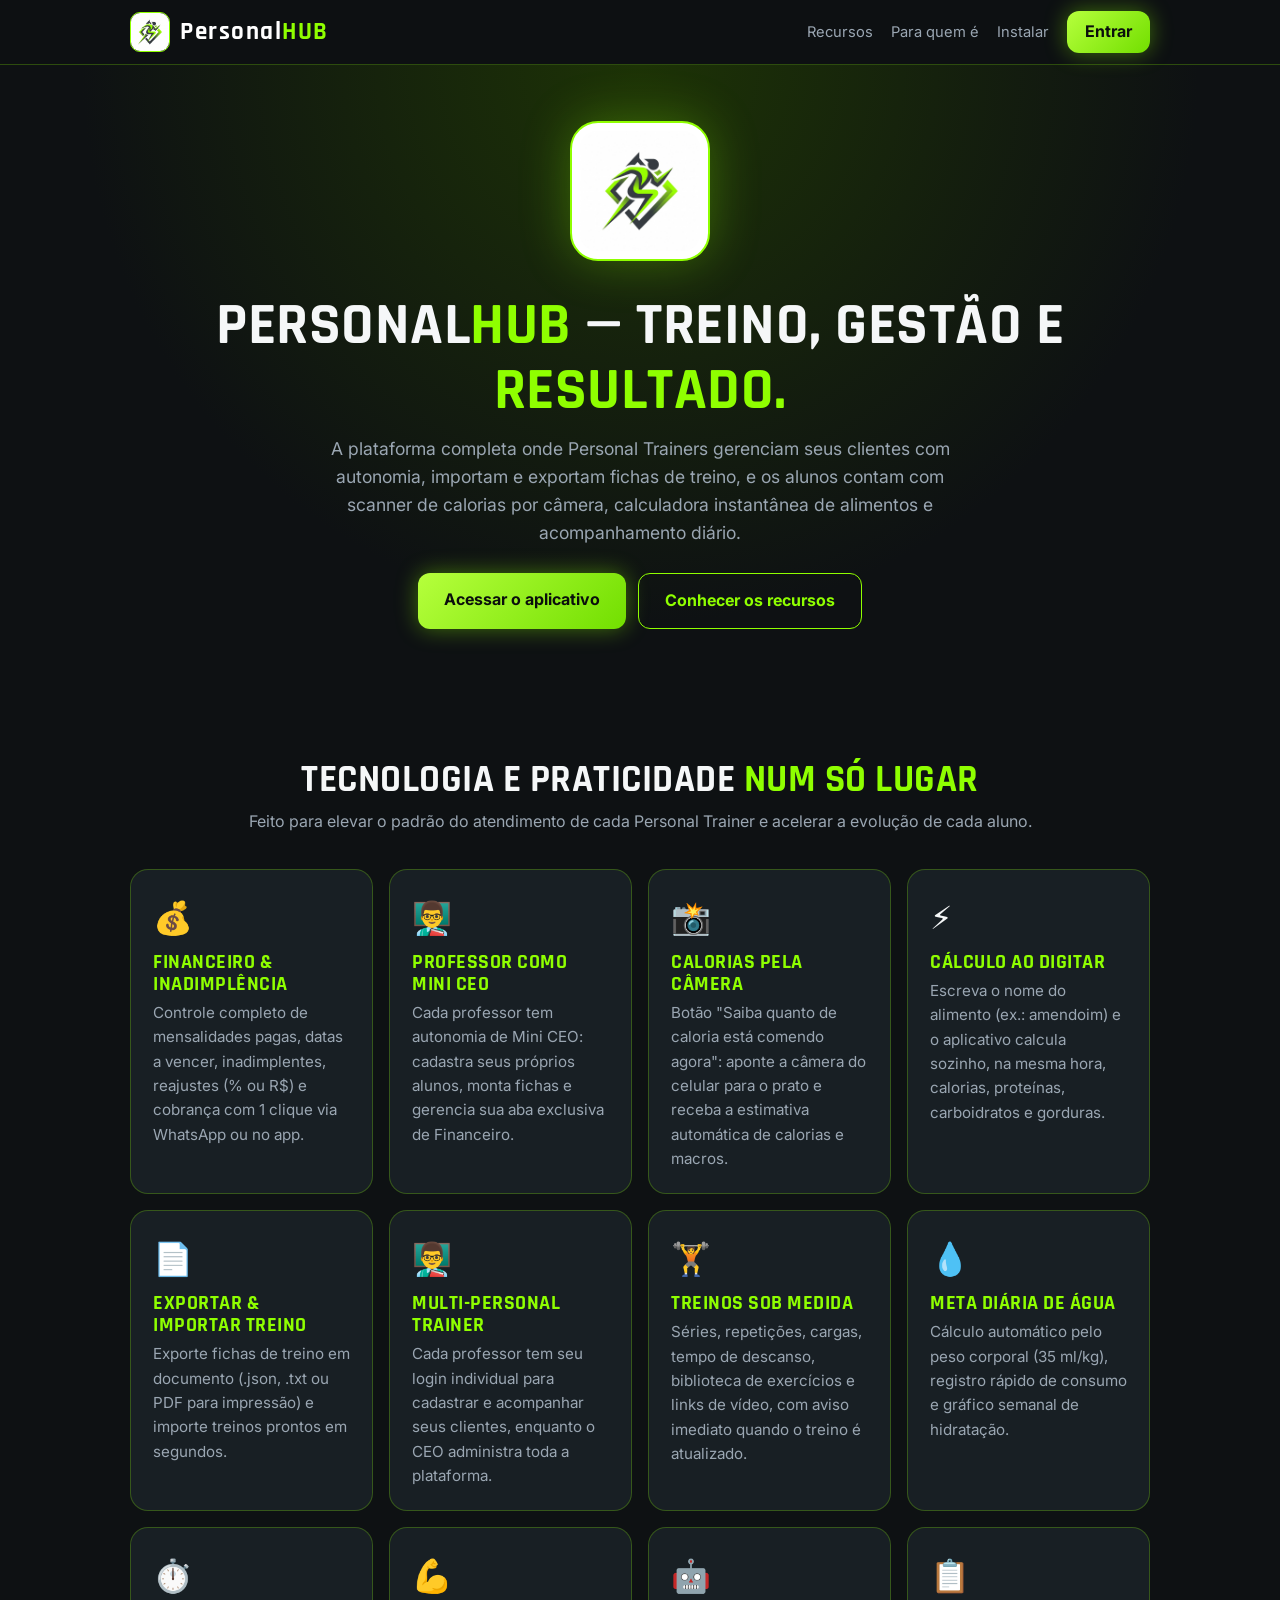
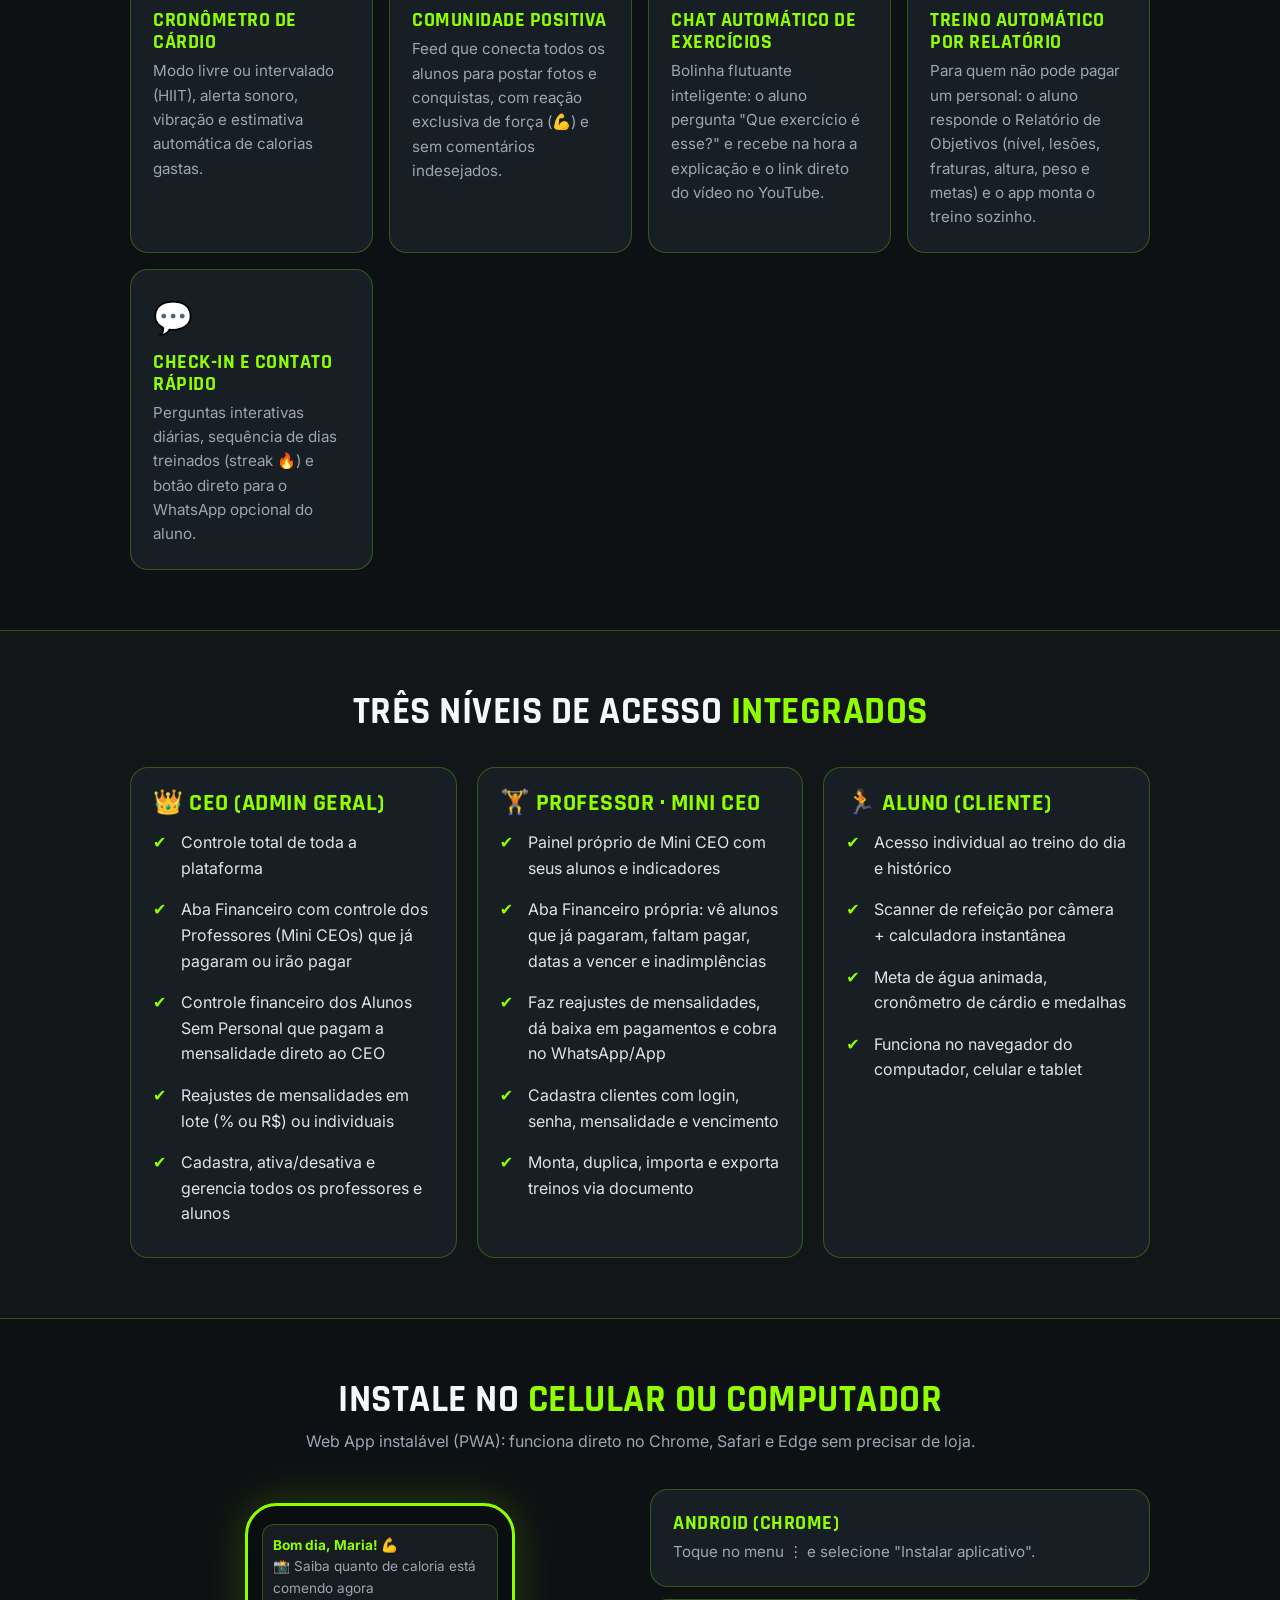
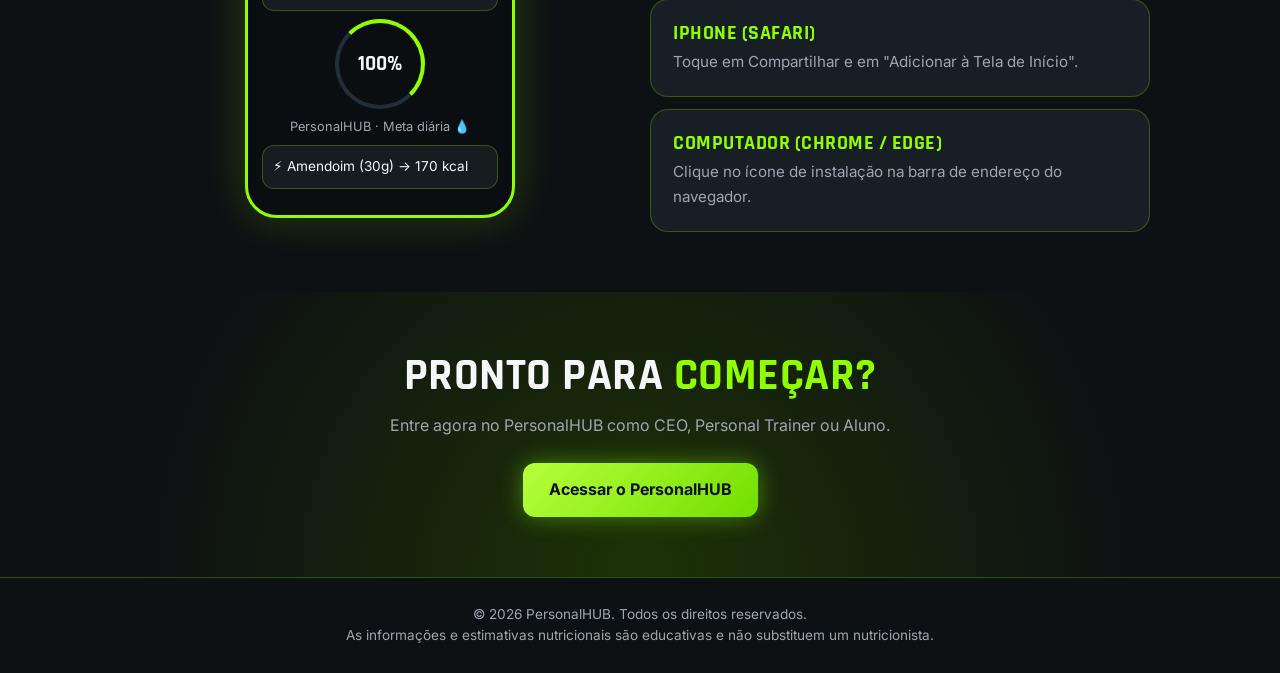
<file: apresentacao.html>
<!DOCTYPE html>
<html lang="pt-BR">
<head>
<meta charset="UTF-8">
<meta name="viewport" content="width=device-width, initial-scale=1">
<title>PersonalHUB — Plataforma para Personal Trainers e Alunos</title>
<meta name="description" content="A plataforma completa onde Personal Trainers gerenciam seus clientes, exportam e importam treinos, e alunos contam com scanner de calorias por câmera e acompanhamento diário.">
<meta name="theme-color" content="#0E1113">
<link rel="icon" href="icons/icon-192.png">
<link href="https://fonts.googleapis.com/css2?family=Inter:wght@400;500;600;700&family=Rajdhani:wght@600;700&display=swap" rel="stylesheet">
<style>
:root{--gold:#8FFF00;--yel:#B6FF3C;--bg:#0E1113;--card:#181F24;--mut:#9AA6B2;--line:rgba(143,255,0,.25);--grad:linear-gradient(135deg,#B6FF3C,#72DF00)}
*{box-sizing:border-box;margin:0}
html{scroll-behavior:smooth}
body{background:var(--bg);color:#F5F7F8;font-family:Inter,system-ui,sans-serif;line-height:1.6}
h1,h2,h3{font-family:Rajdhani,sans-serif;text-transform:uppercase;letter-spacing:.5px;line-height:1.1}
.wrap{max-width:1060px;margin:0 auto;padding:0 20px}
nav{position:sticky;top:0;z-index:10;background:rgba(14,17,19,.92);backdrop-filter:blur(8px);border-bottom:1px solid var(--line)}
nav .wrap{display:flex;align-items:center;justify-content:space-between;height:64px}
.brand-nav{display:flex;align-items:center;gap:10px;text-decoration:none}
.brand-nav img{width:40px;height:40px;border-radius:10px;background:#fff;border:1.5px solid var(--gold)}
.brand-nav b{font:700 1.55rem Rajdhani;color:#fff;letter-spacing:1.5px}
.brand-nav b span{color:var(--gold)}
nav a.l{color:var(--mut);text-decoration:none;margin-left:18px;font-size:.92rem}
nav a.l:hover{color:var(--gold)}
.btn{display:inline-block;background:var(--grad);color:#0b0f0c;font-weight:700;padding:14px 26px;border-radius:12px;text-decoration:none;box-shadow:0 0 22px rgba(143,255,0,.4);transition:.2s}
.btn:hover{transform:translateY(-2px);box-shadow:0 0 32px rgba(182,255,60,.6)}
.btn.o{background:none;color:var(--gold);border:1px solid var(--gold);box-shadow:none}
.hero{text-align:center;padding:56px 0 70px;background:radial-gradient(circle at 50% 0,#1d3306,var(--bg) 62%)}
.hero img{width:140px;height:140px;object-fit:contain;background:#fff;padding:8px;border-radius:28px;border:2px solid var(--gold);box-shadow:0 0 50px rgba(143,255,0,.3)}
.hero h1{font-size:clamp(2.1rem,6vw,3.7rem);margin:24px 0 12px}
.hero h1 span,.gold{color:var(--gold)}
.hero p{color:var(--mut);max-width:670px;margin:0 auto 26px;font-size:1.1rem}
.row{display:flex;gap:12px;justify-content:center;flex-wrap:wrap}
section{padding:60px 0}
.t{text-align:center;margin-bottom:34px}
.t h2{font-size:clamp(1.7rem,4vw,2.4rem)}
.t p{color:var(--mut);margin-top:8px}
.grid{display:grid;gap:16px;grid-template-columns:repeat(auto-fit,minmax(240px,1fr))}
.card{background:var(--card);border:1px solid var(--line);border-radius:18px;padding:22px;transition:.2s}
.card:hover{border-color:var(--gold);transform:translateY(-3px)}
.card .i{font-size:2rem;margin-bottom:8px}
.card h3{font-size:1.25rem;color:var(--gold);margin-bottom:6px}
.card p{color:var(--mut);font-size:.95rem}
.alt{background:#121619;border-block:1px solid var(--line)}
.two{display:grid;gap:20px;grid-template-columns:repeat(auto-fit,minmax(290px,1fr))}
.two ul{list-style:none;padding:0}
.two li{padding:8px 0 8px 28px;position:relative;color:#dde3e8}
.two li::before{content:"✔";position:absolute;left:0;color:var(--gold);font-weight:700}
.steps{counter-reset:s}
.step{position:relative;padding-top:54px}
.step::before{counter-increment:s;content:counter(s);position:absolute;top:0;left:22px;width:38px;height:38px;border-radius:50%;background:var(--grad);color:#0b0f0c;display:grid;place-items:center;font:700 1.3rem Rajdhani}
.phone{max-width:270px;margin:0 auto;border:3px solid var(--gold);border-radius:32px;padding:18px 14px;background:#0b0e10;box-shadow:0 0 40px rgba(143,255,0,.2)}
.phone .b{background:#161c20;border:1px solid var(--line);border-radius:12px;padding:10px;margin-bottom:8px;font-size:.85rem}
.phone .ring{width:90px;height:90px;border-radius:50%;margin:8px auto;border:4px solid #1f2d3d;border-top-color:#8FFF00;border-right-color:#8FFF00;display:grid;place-items:center;font:700 1.3rem Rajdhani}
.cta{text-align:center;background:radial-gradient(circle at 50% 100%,#1d3306,var(--bg) 70%)}
.cta h2{font-size:clamp(1.8rem,5vw,2.8rem);margin-bottom:12px}
footer{padding:26px 0;text-align:center;color:var(--mut);font-size:.85rem;border-top:1px solid var(--line)}
@media(max-width:640px){nav a.l{display:none}}
</style>
</head>
<body>
<nav><div class="wrap">
  <a class="brand-nav" href="index.html"><img src="logo.jpg" alt="PersonalHUB"><b>Personal<span>HUB</span></b></a>
  <div><a class="l" href="#recursos">Recursos</a><a class="l" href="#perfis">Para quem é</a><a class="l" href="#instalar">Instalar</a> <a class="btn" style="padding:8px 18px;margin-left:14px" href="index.html">Entrar</a></div>
</div></nav>

<header class="hero"><div class="wrap">
  <img src="logo.jpg" alt="PersonalHUB">
  <h1>Personal<span>HUB</span> — Treino, Gestão e <span>Resultado.</span></h1>
  <p>A plataforma completa onde Personal Trainers gerenciam seus clientes com autonomia, importam e exportam fichas de treino, e os alunos contam com scanner de calorias por câmera, calculadora instantânea de alimentos e acompanhamento diário.</p>
  <div class="row"><a class="btn" href="index.html">Acessar o aplicativo</a><a class="btn o" href="#recursos">Conhecer os recursos</a></div>
</div></header>

<section id="recursos"><div class="wrap">
  <div class="t"><h2>Tecnologia e praticidade <span class="gold">num só lugar</span></h2><p>Feito para elevar o padrão do atendimento de cada Personal Trainer e acelerar a evolução de cada aluno.</p></div>
  <div class="grid">
    <div class="card"><div class="i">💰</div><h3>Financeiro & Inadimplência</h3><p>Controle completo de mensalidades pagas, datas a vencer, inadimplentes, reajustes (% ou R$) e cobrança com 1 clique via WhatsApp ou no app.</p></div>
    <div class="card"><div class="i">👨‍🏫</div><h3>Professor como Mini CEO</h3><p>Cada professor tem autonomia de Mini CEO: cadastra seus próprios alunos, monta fichas e gerencia sua aba exclusiva de Financeiro.</p></div>
    <div class="card"><div class="i">📸</div><h3>Calorias pela câmera</h3><p>Botão "Saiba quanto de caloria está comendo agora": aponte a câmera do celular para o prato e receba a estimativa automática de calorias e macros.</p></div>
    <div class="card"><div class="i">⚡</div><h3>Cálculo ao digitar</h3><p>Escreva o nome do alimento (ex.: amendoim) e o aplicativo calcula sozinho, na mesma hora, calorias, proteínas, carboidratos e gorduras.</p></div>
    <div class="card"><div class="i">📄</div><h3>Exportar & Importar treino</h3><p>Exporte fichas de treino em documento (.json, .txt ou PDF para impressão) e importe treinos prontos em segundos.</p></div>
    <div class="card"><div class="i">👨‍🏫</div><h3>Multi-Personal Trainer</h3><p>Cada professor tem seu login individual para cadastrar e acompanhar seus clientes, enquanto o CEO administra toda a plataforma.</p></div>
    <div class="card"><div class="i">🏋️</div><h3>Treinos sob medida</h3><p>Séries, repetições, cargas, tempo de descanso, biblioteca de exercícios e links de vídeo, com aviso imediato quando o treino é atualizado.</p></div>
    <div class="card"><div class="i">💧</div><h3>Meta diária de água</h3><p>Cálculo automático pelo peso corporal (35 ml/kg), registro rápido de consumo e gráfico semanal de hidratação.</p></div>
    <div class="card"><div class="i">⏱️</div><h3>Cronômetro de cárdio</h3><p>Modo livre ou intervalado (HIIT), alerta sonoro, vibração e estimativa automática de calorias gastas.</p></div>
    <div class="card"><div class="i">💪</div><h3>Comunidade positiva</h3><p>Feed que conecta todos os alunos para postar fotos e conquistas, com reação exclusiva de força (💪) e sem comentários indesejados.</p></div>
    <div class="card"><div class="i">🤖</div><h3>Chat automático de exercícios</h3><p>Bolinha flutuante inteligente: o aluno pergunta "Que exercício é esse?" e recebe na hora a explicação e o link direto do vídeo no YouTube.</p></div>
    <div class="card"><div class="i">📋</div><h3>Treino Automático por Relatório</h3><p>Para quem não pode pagar um personal: o aluno responde o Relatório de Objetivos (nível, lesões, fraturas, altura, peso e metas) e o app monta o treino sozinho.</p></div>
    <div class="card"><div class="i">💬</div><h3>Check-in e contato rápido</h3><p>Perguntas interativas diárias, sequência de dias treinados (streak 🔥) e botão direto para o WhatsApp opcional do aluno.</p></div>
  </div>
</div></section>

<section class="alt" id="perfis"><div class="wrap">
  <div class="t"><h2>Três níveis de acesso <span class="gold">integrados</span></h2></div>
  <div class="two">
    <div class="card"><h3 style="font-size:1.5rem">👑 CEO (Admin Geral)</h3><ul>
      <li>Controle total de toda a plataforma</li>
      <li>Aba Financeiro com controle dos Professores (Mini CEOs) que já pagaram ou irão pagar</li>
      <li>Controle financeiro dos Alunos Sem Personal que pagam a mensalidade direto ao CEO</li>
      <li>Reajustes de mensalidades em lote (% ou R$) ou individuais</li>
      <li>Cadastra, ativa/desativa e gerencia todos os professores e alunos</li>
    </ul></div>
    <div class="card"><h3 style="font-size:1.5rem">🏋️ Professor · Mini CEO</h3><ul>
      <li>Painel próprio de Mini CEO com seus alunos e indicadores</li>
      <li>Aba Financeiro própria: vê alunos que já pagaram, faltam pagar, datas a vencer e inadimplências</li>
      <li>Faz reajustes de mensalidades, dá baixa em pagamentos e cobra no WhatsApp/App</li>
      <li>Cadastra clientes com login, senha, mensalidade e vencimento</li>
      <li>Monta, duplica, importa e exporta treinos via documento</li>
    </ul></div>
    <div class="card"><h3 style="font-size:1.5rem">🏃 Aluno (Cliente)</h3><ul>
      <li>Acesso individual ao treino do dia e histórico</li>
      <li>Scanner de refeição por câmera + calculadora instantânea</li>
      <li>Meta de água animada, cronômetro de cárdio e medalhas</li>
      <li>Funciona no navegador do computador, celular e tablet</li>
    </ul></div>
  </div>
</div></section>

<section id="instalar"><div class="wrap">
  <div class="t"><h2>Instale no <span class="gold">celular ou computador</span></h2><p>Web App instalável (PWA): funciona direto no Chrome, Safari e Edge sem precisar de loja.</p></div>
  <div class="two" style="align-items:center">
    <div class="phone"><div class="b"><b class="gold">Bom dia, Maria! 💪</b><br><span style="color:var(--mut)">📸 Saiba quanto de caloria está comendo agora</span></div><div class="ring">100%</div><div style="text-align:center;font-size:.8rem;color:var(--mut)">PersonalHUB · Meta diária 💧</div><div class="b" style="margin-top:8px">⚡ Amendoim (30g) → 170 kcal</div></div>
    <div><div class="card" style="margin-bottom:12px"><h3>Android (Chrome)</h3><p>Toque no menu ⋮ e selecione "Instalar aplicativo".</p></div>
    <div class="card" style="margin-bottom:12px"><h3>iPhone (Safari)</h3><p>Toque em Compartilhar e em "Adicionar à Tela de Início".</p></div>
    <div class="card"><h3>Computador (Chrome / Edge)</h3><p>Clique no ícone de instalação na barra de endereço do navegador.</p></div></div>
  </div>
</div></section>

<section class="cta"><div class="wrap">
  <h2>Pronto para <span class="gold">começar?</span></h2>
  <p style="color:var(--mut);margin-bottom:24px">Entre agora no PersonalHUB como CEO, Personal Trainer ou Aluno.</p>
  <a class="btn" href="index.html">Acessar o PersonalHUB</a>
</div></section>

<footer>© <script>document.write(new Date().getFullYear())</script> PersonalHUB. Todos os direitos reservados.<br>As informações e estimativas nutricionais são educativas e não substituem um nutricionista.</footer>
</body>
</html>
</file>
